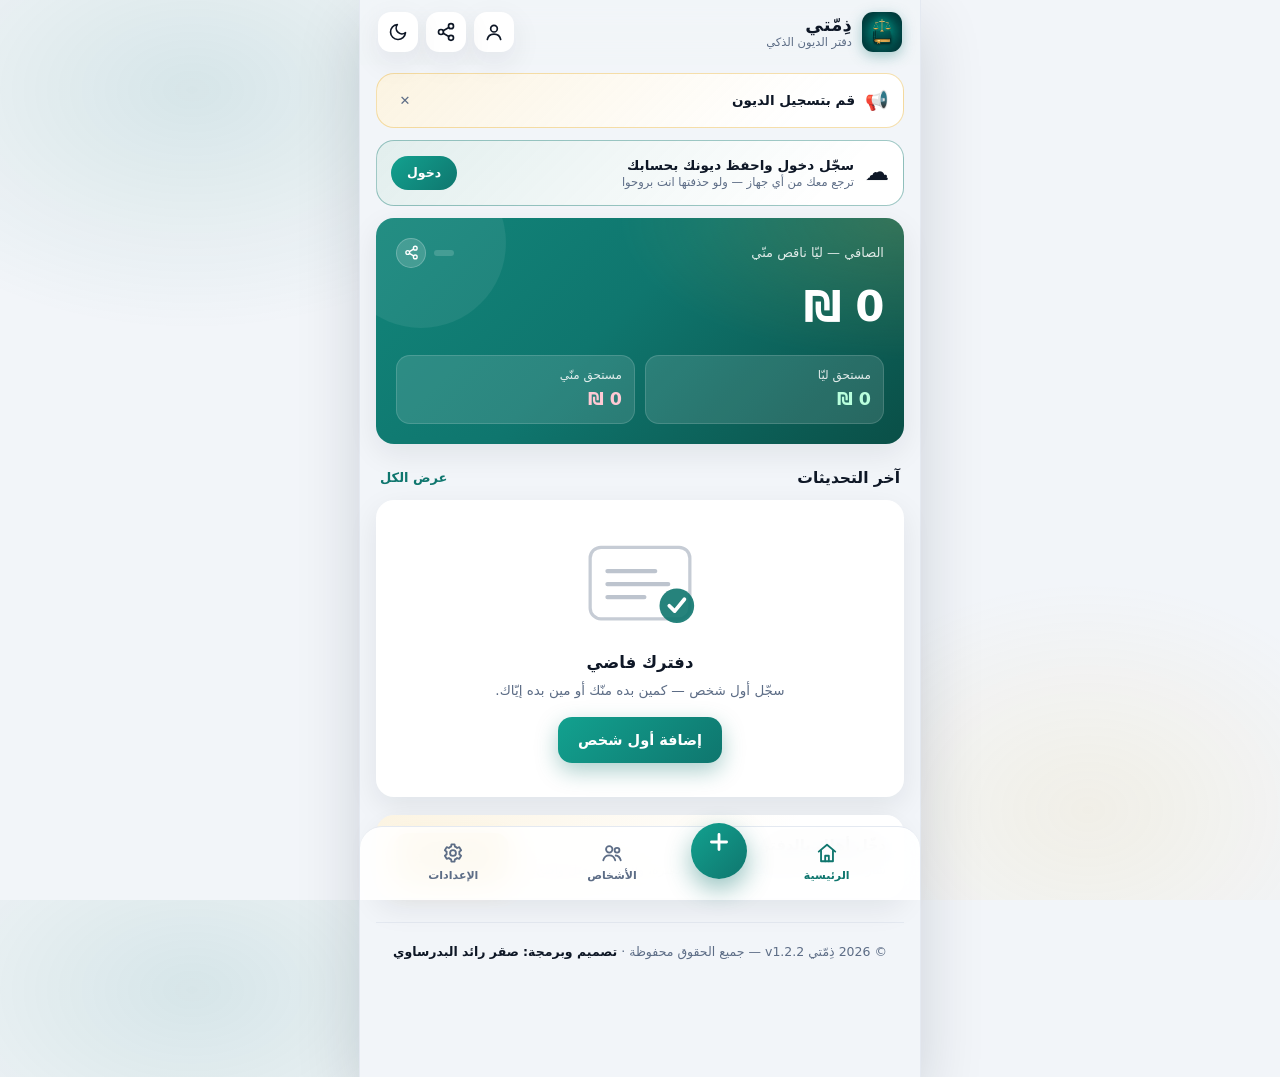
<file: index.html>
<!DOCTYPE html>
<html lang="ar" dir="rtl" data-theme="dark">
<head>
  <meta charset="utf-8">
  <meta name="viewport" content="width=device-width, initial-scale=1, viewport-fit=cover">
  <title>ذِمّتي — دفتر الديون الذكي</title>
  <meta name="description" content="ذِمّتي: دفتر الديون اللي ما بينسى. سجّل الديون بتصنيفاتها ومواعيدها، تزامن مع حسابك، واطلب بذمتك بلمسة عبر واتساب.">
  <meta name="theme-color" content="#0F766E">
  <meta property="og:title" content="ذِمّتي — دفتر الديون الذكي">
  <meta property="og:description" content="سجّل اللي عليك واللي ليك بتصنيف وموعد — وبياناتك ترجع معك من أي جهاز.">
  <meta property="og:type" content="website">
  <meta property="og:image" content="assets/icon-512.png">
  <link rel="manifest" href="manifest.json">
  <link rel="icon" type="image/svg+xml" href="assets/icon.svg">
  <link rel="apple-touch-icon" href="assets/icon-512.png">
  <link rel="stylesheet" href="css/style.css">
</head>
<body>
  <div class="app">

    <header class="topbar">
      <div class="brand">
        <img src="assets/icon-512.png" alt="" width="40" height="40">
        <div class="brand-text">
          <strong>ذِمّتي</strong>
          <small>دفتر الديون الذكي</small>
        </div>
      </div>
      <div class="top-actions">
        <button type="button" class="icon-btn" id="btnAccount" title="الحساب والمزامنة" aria-label="الحساب والمزامنة">
          <svg viewBox="0 0 24 24" width="20" height="20" fill="none" stroke="currentColor" stroke-width="2" stroke-linecap="round" stroke-linejoin="round"><circle cx="12" cy="8" r="4"/><path d="M4 21c.7-4 3.8-6.5 8-6.5s7.3 2.5 8 6.5"/></svg>
        </button>
        <button type="button" class="icon-btn js-share-app" title="شارك التطبيق" aria-label="شارك التطبيق">
          <svg viewBox="0 0 24 24" width="20" height="20" fill="none" stroke="currentColor" stroke-width="2" stroke-linecap="round" stroke-linejoin="round"><circle cx="18" cy="5" r="3"/><circle cx="6" cy="12" r="3"/><circle cx="18" cy="19" r="3"/><path d="M8.6 13.5l6.8 4M15.4 6.5l-6.8 4"/></svg>
        </button>
        <button type="button" class="icon-btn" id="btnTheme" title="تبديل المظهر" aria-label="تبديل المظهر">
          <svg id="iconMoon" viewBox="0 0 24 24" width="20" height="20" fill="none" stroke="currentColor" stroke-width="2" stroke-linecap="round" stroke-linejoin="round"><path d="M21 12.8A9 9 0 1111.2 3a7 7 0 009.8 9.8z"/></svg>
          <svg id="iconSun" class="hidden" viewBox="0 0 24 24" width="20" height="20" fill="none" stroke="currentColor" stroke-width="2" stroke-linecap="round" stroke-linejoin="round"><circle cx="12" cy="12" r="4"/><path d="M12 2v2m0 16v2M4.9 4.9l1.4 1.4m11.4 11.4l1.4 1.4M2 12h2m16 0h2M4.9 19.1l1.4-1.4M17.7 6.3l1.4-1.4"/></svg>
        </button>
      </div>
    </header>

    <main id="main">

      <!-- ======= الرئيسية ======= -->
      <section class="view" id="view-home">

        <div class="announce hidden" id="announceBar">
          <span class="ann-ic">📢</span>
          <span id="announceText"></span>
          <button type="button" class="install-x" id="announceClose" aria-label="إغلاق">✕</button>
        </div>

        <button type="button" class="login-banner hidden" id="loginBanner">
          <span class="ib-ic">☁️</span>
          <span class="ib-text">
            <b>سجّل دخول واحفظ ديونك بحسابك</b>
            <small>ترجع معك من أي جهاز — ولو حذفتها انت بروحوا</small>
          </span>
          <span class="lb-go">دخول</span>
        </button>

        <div class="install-banner hidden" id="installBanner">
          <span class="ib-ic">📲</span>
          <div class="ib-text">
            <b>ثبّت ذِمّتي على جهازك</b>
            <small>يفتح أسرع · يشتغل بدون إنترنت</small>
          </div>
          <button type="button" class="btn btn-primary btn-sm" id="btnInstall">تثبيت</button>
          <button type="button" class="install-x" id="btnInstallClose" aria-label="إغلاق">✕</button>
        </div>

        <div class="hero card">
          <div class="hero-top">
            <span class="hero-label">الصافي — ليّا ناقص منّي</span>
            <span class="hero-right">
              <span class="hero-count" id="peopleCount"></span>
              <button type="button" class="hero-ic" id="btnShareSummary" title="شارك ملخّص ذمّتك" aria-label="شارك ملخص ذمتك">
                <svg viewBox="0 0 24 24" width="15" height="15" fill="none" stroke="currentColor" stroke-width="2.2" stroke-linecap="round" stroke-linejoin="round"><circle cx="18" cy="5" r="3"/><circle cx="6" cy="12" r="3"/><circle cx="18" cy="19" r="3"/><path d="M8.6 13.5l6.8 4M15.4 6.5l-6.8 4"/></svg>
              </button>
            </span>
          </div>
          <div class="hero-amount" id="statNet">0 ₪</div>
          <div class="hero-grid">
            <div class="hstat pos">
              <span>مستحق ليّا</span>
              <b id="statCredit">0 ₪</b>
            </div>
            <div class="hstat neg">
              <span>مستحق منّي</span>
              <b id="statDebt">0 ₪</b>
            </div>
          </div>
        </div>

        <button type="button" class="overdue-strip hidden" id="overdueStrip">
          <span class="od-ic">⏰</span>
          <span class="od-main">
            <b id="overdueCount">0</b>
            <small id="overdueNames"></small>
          </span>
          <span class="od-go">عرض</span>
        </button>

        <div class="section-head">
          <h2>آخر التحديثات</h2>
          <button type="button" class="link-btn" data-goto="people">عرض الكل</button>
        </div>
        <div id="homeList" class="list"></div>
        <div id="homeEmpty" class="empty hidden">
          <svg viewBox="0 0 120 90" width="130" height="98" aria-hidden="true">
            <rect x="14" y="12" width="92" height="66" rx="10" fill="none" stroke="currentColor" stroke-width="3" opacity=".35"/>
            <path d="M30 34h44M30 46h56M30 58h34" stroke="currentColor" stroke-width="4" stroke-linecap="round" opacity=".4"/>
            <circle cx="94" cy="66" r="16" fill="var(--brand)" opacity=".9"/>
            <path d="M87 66l5 5 9-11" stroke="#fff" stroke-width="3.4" fill="none" stroke-linecap="round" stroke-linejoin="round"/>
          </svg>
          <h3>دفترك فاضي</h3>
          <p>سجّل أول شخص — كمين بده منّك أو مين بده إيّاك.</p>
          <button type="button" class="btn btn-primary" id="btnFirstAdd">إضافة أول شخص</button>
        </div>

        <div class="card promo">
          <div class="promo-text">
            <b>دخّل أهلك بالدفتر</b>
            <p>شارك «ذِمّتي» مع أصحابك — كل واحد دفتره، والحساب يضل واضح.</p>
          </div>
          <button type="button" class="btn btn-gold js-share-app">شارك الآن</button>
        </div>
      </section>

      <!-- ======= الأشخاص ======= -->
      <section class="view hidden" id="view-people">
        <div class="search-wrap">
          <svg viewBox="0 0 24 24" width="18" height="18" fill="none" stroke="currentColor" stroke-width="2" stroke-linecap="round"><circle cx="11" cy="11" r="7"/><path d="M20 20l-3.5-3.5"/></svg>
          <input id="search" type="search" class="input search" placeholder="دوّر باسم الشخص..." autocomplete="off">
        </div>
        <div class="chips" id="filters">
          <button type="button" class="chip active" data-filter="all">الكل</button>
          <button type="button" class="chip" data-filter="credit">ليّا عليهم</button>
          <button type="button" class="chip" data-filter="debit">عليّ لهم</button>
          <button type="button" class="chip" data-filter="overdue">⏰ متأخرات</button>
          <button type="button" class="chip" data-filter="settled">مسدّد</button>
        </div>
        <div class="chips cat-filter hidden" id="catFilter"></div>
        <div id="peopleList" class="list"></div>
        <div id="peopleEmpty" class="empty hidden">
          <p>ما لقينا حدا بهذا الوصف.</p>
        </div>
      </section>

      <!-- ======= الإعدادات ======= -->
      <section class="view hidden" id="view-settings">
        <div class="set-group">
          <h3>المظهر</h3>
          <div class="set-row">
            <div class="seg" id="themeSeg">
              <button type="button" class="seg-btn" data-tv="auto">تلقائي</button>
              <button type="button" class="seg-btn" data-tv="light">فاتح</button>
              <button type="button" class="seg-btn" data-tv="dark">داكن</button>
            </div>
          </div>
        </div>

        <div class="set-group">
          <h3>العملة</h3>
          <div class="set-row">
            <select id="currencySel" class="input select" aria-label="العملة"></select>
          </div>
        </div>

        <div class="set-group" id="accountBox">
          <h3>الحساب والمزامنة السحابية</h3>
          <div id="accountLoggedOut">
            <button type="button" class="set-item" id="btnOpenLogin">
              <span>🔑 تسجيل الدخول</span><small>ديونك ترجع من أي جهاز</small>
            </button>
            <div class="set-hint">بدون دخول بيشتغل كلشي محليًا — الدخول بيزامن نسختك على جيت هوب.</div>
          </div>
          <div id="accountLoggedIn" hidden>
            <div class="set-item">
              <span>👤 <b id="accountLogin">@—</b></span><small id="syncInfo">—</small>
            </div>
            <button type="button" class="set-item" id="btnLogout">
              <span>🚪 تسجيل الخروج</span><small>البيانات تضل بحسابك</small>
            </button>
          </div>
        </div>

        <div class="set-group">
          <h3>التصنيفات (البيت، الدكان، …)</h3>
          <div class="set-row"><div id="catManage" class="cat-manage"></div></div>
          <div class="set-row cat-add-row">
            <input id="newCatName" class="input" type="text" placeholder="تصنيف جديد..." maxlength="30" autocomplete="off">
            <button type="button" class="btn btn-primary btn-sm" id="btnAddCat">إضافة</button>
          </div>
        </div>

        <div class="set-group">
          <h3>اسمك في الرسائل والروابط</h3>
          <div class="set-row">
            <input id="myName" class="input" type="text" placeholder="مثلاً: أحمد — يوقّع رسايلك وروابط الطلب" maxlength="40" autocomplete="name">
          </div>
        </div>

        <div class="set-group">
          <h3>البيانات</h3>
          <button type="button" class="set-item" id="btnNotify">
            <span>🔔 تنبيهات المتصفح</span><small>—</small>
          </button>
          <button type="button" class="set-item" id="btnExport">
            <span>⬇︎ تصدير نسخة احتياطية</span><small>ملف JSON</small>
          </button>
          <button type="button" class="set-item" id="btnImport">
            <span>⬆︎ استيراد نسخة</span><small>استبدال البيانات</small>
          </button>
          <input type="file" id="fileImport" accept="application/json,.json" hidden>
          <button type="button" class="set-item" id="btnSample">
            <span>✨ بيانات تجريبية</span><small>جرّب الدفتر فورًا</small>
          </button>
          <button type="button" class="set-item danger" id="btnClear">
            <span>🗑 تفريغ كل البيانات</span><small>حذف نهائي</small>
          </button>
        </div>

        <div class="set-group">
          <h3>المشاركة</h3>
          <button type="button" class="set-item js-share-app">
            <span>📤 مشاركة التطبيق</span><small>رسالة + بطاقة</small>
          </button>
        </div>

        <div class="privacy card">
          <b>🔒 الخصوصية أولًا</b>
          <p>بياناتك محليًا بجهازك افتراضيًا. لو سجّلت دخول، بتنسخ سرّيًا بحساب جيت هوب الخاص فيك — بلا سيرفراتنا، وبلا تتبع. لو مسحت محليًا بدون دخول، بيروحوا، فلا تنسى التصدير.</p>
        </div>
      </section>

      <footer class="site-footer">
        © 2026 ذِمّتي v1.2.2 — جميع الحقوق محفوظة · <b>تصميم وبرمجة: صقر رائد البدرساوي</b>
      </footer>

    </main>

    <nav class="tabbar" aria-label="التنقل">
      <button type="button" class="tab active" data-view="home">
        <svg viewBox="0 0 24 24" width="22" height="22" fill="none" stroke="currentColor" stroke-width="2" stroke-linecap="round" stroke-linejoin="round"><path d="M3 10.5L12 3l9 7.5"/><path d="M5.5 9.5V21h13V9.5"/><path d="M10 21v-6h4v6"/></svg>
        <span>الرئيسية</span>
      </button>
      <button type="button" class="tab tab-add" id="btnAdd" aria-label="إضافة">
        <svg viewBox="0 0 24 24" width="26" height="26" fill="none" stroke="currentColor" stroke-width="2.6" stroke-linecap="round"><path d="M12 5v14M5 12h14"/></svg>
      </button>
      <button type="button" class="tab" data-view="people">
        <svg viewBox="0 0 24 24" width="22" height="22" fill="none" stroke="currentColor" stroke-width="2" stroke-linecap="round" stroke-linejoin="round"><circle cx="9" cy="8" r="3.5"/><path d="M2.5 20c.8-3.4 3.4-5.5 6.5-5.5s5.7 2.1 6.5 5.5"/><circle cx="17.5" cy="9" r="2.6"/><path d="M16 14.7c2.7.2 4.7 2.2 5.5 5.3"/></svg>
        <span>الأشخاص</span>
      </button>
      <button type="button" class="tab" data-view="settings">
        <svg viewBox="0 0 24 24" width="22" height="22" fill="none" stroke="currentColor" stroke-width="2" stroke-linecap="round" stroke-linejoin="round"><circle cx="12" cy="12" r="3.2"/><path d="M19 12a7 7 0 00-.14-1.4l2-1.56-2-3.46-2.35.95A7 7 0 0014.1 5.1L13.7 2.6h-3.4l-.4 2.5a7 7 0 00-2.4 1.43l-2.36-.95-2 3.46 2 1.56A7 7 0 005 12c0 .48.05.94.14 1.4l-2 1.56 2 3.46 2.35-.95a7 7 0 002.4 1.43l.4 2.5h3.4l.4-2.5a7 7 0 002.4-1.43l2.35.95 2-3.46-2-1.56c.1-.46.14-.92.14-1.4z"/></svg>
        <span>الإعدادات</span>
      </button>
    </nav>
  </div>

  <!-- ===== طبقات ===== -->
  <div class="backdrop" id="backdrop" hidden></div>

  <!-- طلب ذمّة -->
  <div class="sheet" id="sheetInvite" hidden role="dialog" aria-modal="true">
    <div class="sheet-grip"></div>
    <div class="invite-box">
      <div class="invite-ic">🤝</div>
      <h3>طلب ذمّة جديد</h3>
      <p id="inviteMsg"></p>
      <div class="invite-sum" id="inviteSum"></div>
      <button type="button" class="btn btn-primary btn-block" id="btnInviteAccept">سجّل في دفترك</button>
      <button type="button" class="btn btn-ghost btn-block" id="btnInviteLater">افتحني الدفتر عادي</button>
    </div>
  </div>

  <!-- الحساب / تسجيل الدخول -->
  <div class="sheet" id="sheetLogin" hidden role="dialog" aria-modal="true">
    <div class="sheet-grip"></div>
    <div class="login-box">
      <div id="loginView">
        <div class="invite-ic">🔑</div>
        <h3>تسجيل الدخول والمزامنة</h3>
        <p class="login-sub">ادخل بحساب جيت هوب (GitHub) — ديونك كلها بتنحفظ عليه وترجع معك من أي جهاز، إلا إذا حذفتها بنفسك.</p>
        <div id="googleLogin" hidden>
          <button type="button" class="btn btn-block" id="btnGoogle" style="background:#fff;color:#1a1a1a;font-weight:700;border:none">
            <svg width="17" height="17" viewBox="0 0 48 48" style="vertical-align:-3px" aria-hidden="true"><path fill="#EA4335" d="M24 9.5c3.54 0 6.71 1.22 9.21 3.6l6.85-6.85C35.9 2.38 30.47 0 24 0 14.62 0 6.51 5.38 2.56 13.22l7.98 6.19C12.43 13.72 17.74 9.5 24 9.5z"/><path fill="#4285F4" d="M46.98 24.55c0-1.57-.15-3.09-.38-4.55H24v9.02h12.94c-.58 2.96-2.26 5.48-4.78 7.18l7.73 6c4.51-4.18 7.09-10.36 7.09-17.65z"/><path fill="#FBBC05" d="M10.53 28.59c-.48-1.45-.76-2.99-.76-4.59s.27-3.14.76-4.59l-7.98-6.19C.92 16.46 0 20.12 0 24c0 3.88.92 7.54 2.56 10.78l7.97-6.19z"/><path fill="#34A853" d="M24 48c6.48 0 11.93-2.13 15.89-5.81l-7.73-6c-2.15 1.45-4.92 2.3-8.16 2.3-6.26 0-11.57-4.22-13.47-9.91l-7.98 6.19C6.51 42.62 14.62 48 24 48z"/></svg>
            دخول بحساب جوجل
          </button>
          <p class="login-note" style="text-align:center;margin:8px 0 4px">نسخك بتنحفظ على <b>جوجل درايف</b> — بلا أي توكنات</p>
          <div style="display:flex;align-items:center;gap:10px;margin:12px 0;opacity:.5"><span style="flex:1;height:1px;background:currentColor"></span><span class="small">أو</span><span style="flex:1;height:1px;background:currentColor"></span></div>
        </div>
        <div class="field">
          <label for="loginToken">توكن GitHub (نطاقه gist فقط)</label>
          <input id="loginToken" class="input" type="password" placeholder="ghp_..." autocomplete="off" spellcheck="false">
        </div>
        <button type="button" class="btn btn-primary btn-block" id="btnLogin">دخول ومزامنة</button>
        <details class="login-help">
          <summary>كيف أنشئ التوكن؟ (30 ثانية)</summary>
          <ol>
            <li>افتح <b>github.com/settings/tokens</b></li>
            <li>Generate new token (classic) — مدة 30 يوم</li>
            <li>علّم الصلاحية <b>gist</b> فقط ✅</li>
            <li>Generate → انسخه وارجع لهون</li>
          </ol>
          <p class="login-note">التوكن بينحفظ بجهازك فقط ولا بينبعث لأي سيرفر غير جيت هوب. تقدر تشيله بأي وقت.</p>
        </details>
        <button type="button" class="btn btn-ghost btn-block" data-close>إلغاء</button>
      </div>

      <div id="acctView" hidden>
        <div class="invite-ic">👤</div>
        <h3>حسابك</h3>
        <p class="login-sub">
          <b id="acctName" style="color:var(--brand);font-size:17px">@—</b><br>
          <span id="acctSync">—</span>
        </p>
        <button type="button" class="btn btn-primary btn-block" id="btnSyncNow" style="margin-bottom:10px">🔄 مزامنة الآن</button>
        <button type="button" class="btn btn-ghost btn-block" id="btnLogoutAcct">تسجيل الخروج</button>
        <button type="button" class="btn btn-ghost btn-block" data-close style="margin-top:10px">إغلاق</button>
      </div>
    </div>
  </div>

  <!-- إضافة/تعديل شخص -->
  <div class="sheet" id="sheetPerson" hidden role="dialog" aria-modal="true">
    <div class="sheet-grip"></div>
    <form id="formPerson" novalidate>
      <h3 id="personFormTitle">إضافة شخص</h3>
      <div class="field">
        <label for="pName">الاسم</label>
        <input id="pName" class="input" type="text" placeholder="مثلاً: سامي" autocomplete="off" maxlength="60" required>
      </div>
      <div class="field" id="amountField">
        <label>الجهة</label>
        <div class="seg full" id="pDir">
          <button type="button" class="seg-btn active" data-dir="credit">ليّا عليه 💚</button>
          <button type="button" class="seg-btn" data-dir="debit">أنا عليه ❤️</button>
        </div>
      </div>
      <div class="field" id="amountField2">
        <label for="pAmount">المبلغ</label>
        <input id="pAmount" class="input" type="text" inputmode="decimal" placeholder="0" autocomplete="off">
      </div>
      <div class="field">
        <label>التصنيف <span class="opt">(اختياري)</span></label>
        <div class="cat-picker" id="catChips"></div>
        <div id="quickCatRow" class="quick-cat" hidden>
          <input id="quickCatName" class="input" type="text" placeholder="اسم تصنيف جديد..." maxlength="30" autocomplete="off">
        </div>
      </div>
      <div class="field">
        <label for="pDue">موعد الاستحقاق <span class="opt">(اختياري)</span></label>
        <input id="pDue" class="input" type="date">
      </div>
      <div class="field">
        <label for="pNote">ملاحظة (اختياري)</label>
        <input id="pNote" class="input" type="text" placeholder="مثلاً: قرض عرس" maxlength="80" autocomplete="off">
      </div>
      <button class="btn btn-primary btn-block" type="submit">حفظ</button>
    </form>
  </div>

  <!-- تفاصيل شخص -->
  <div class="sheet" id="sheetDetail" hidden role="dialog" aria-modal="true">
    <div class="sheet-grip"></div>
    <div id="detailBody"></div>
  </div>

  <!-- مبلغ -->
  <div class="sheet" id="sheetPay" hidden role="dialog" aria-modal="true">
    <div class="sheet-grip"></div>
    <form id="formPay" novalidate>
      <h3 id="payTitle">تسجيل دفعة</h3>
      <p class="pay-remain" id="payRemain"></p>
      <div class="field" id="payDirField" hidden>
        <label>جهة الدين</label>
        <div class="seg full" id="payDir">
          <button type="button" class="seg-btn active" data-dir="credit">ليّا عليه</button>
          <button type="button" class="seg-btn" data-dir="debit">أنا عليه</button>
        </div>
      </div>
      <div class="field">
        <label for="payAmount">المبلغ</label>
        <input id="payAmount" class="input" type="text" inputmode="decimal" placeholder="0" autocomplete="off" required>
      </div>
      <div class="field" id="payNoteField">
        <label for="payNote">ملاحظة الدفعة <span class="opt">(اختياري)</span></label>
        <input id="payNote" class="input" type="text" placeholder="مثلاً: دفع نقدًا" maxlength="60" autocomplete="off">
      </div>
      <button class="btn btn-primary btn-block" type="submit">تأكيد</button>
    </form>
  </div>

  <!-- الموعد -->
  <div class="sheet" id="sheetDue" hidden role="dialog" aria-modal="true">
    <div class="sheet-grip"></div>
    <form id="formDue" novalidate>
      <h3>📅 موعد الاستحقاق</h3>
      <div class="field">
        <label for="dueDate">ينتهي الدين عند هذا التاريخ</label>
        <input id="dueDate" class="input" type="date">
      </div>
      <button class="btn btn-primary btn-block" type="submit">حفظ الموعد</button>
      <button type="button" class="btn btn-ghost btn-block" id="dueClear" hidden>حذف الموعد</button>
      <button type="button" class="btn btn-ghost btn-block" data-close>إلغاء</button>
    </form>
  </div>

  <!-- مشاركة -->
  <div class="sheet" id="sheetShare" hidden role="dialog" aria-modal="true">
    <div class="sheet-grip"></div>
    <div class="share-box">
      <h3 id="shareTitle">مشاركة</h3>
      <p class="share-preview" id="sharePreview"></p>
      <div class="share-actions">
        <button type="button" class="share-btn wa" id="shWhats">
          <span class="s-ic">💬</span>
          <span><b>واتساب</b><small>ابعتها مباشرة</small></span>
        </button>
        <button type="button" class="share-btn card" id="shCard">
          <span class="s-ic">🎴</span>
          <span><b>بطاقة مشاركة</b><small>صورة جاهزة للنشر</small></span>
        </button>
        <button type="button" class="share-btn copy" id="shCopy">
          <span class="s-ic">📋</span>
          <span><b>نسخ النص</b><small>لصق بأي مكان</small></span>
        </button>
        <button type="button" class="share-btn link hidden" id="shLink">
          <span class="s-ic">🔗</span>
          <span><b>رابط طلب مباشر</b><small>ينسخ رابط الطلب الموجّه باسمه ومبلغه</small></span>
        </button>
        <button type="button" class="share-btn native hidden" id="shNative">
          <span class="s-ic">📲</span>
          <span><b>مشاركة النظام</b><small>أي تطبيق على جهازك</small></span>
        </button>
      </div>
      <button type="button" class="btn btn-ghost btn-block" data-close>إغلاق</button>
    </div>
  </div>

  <!-- تأكيد -->
  <div class="modal" id="modalConfirm" hidden role="dialog" aria-modal="true">
    <div class="modal-card">
      <p id="confirmMsg">متأكد؟</p>
      <div class="modal-actions">
        <button type="button" class="btn btn-ghost" id="confirmNo">إلغاء</button>
        <button type="button" class="btn btn-danger" id="confirmYes">نعم، متأكد</button>
      </div>
    </div>
  </div>

  <div id="toasts" class="toasts" aria-live="polite"></div>

  <noscript><p style="text-align:center;padding:20px">هذا التطبيق يحتاج تفعيل JavaScript.</p></noscript>
  <script src="js/app.js"></script>
</body>
</html>
</file>
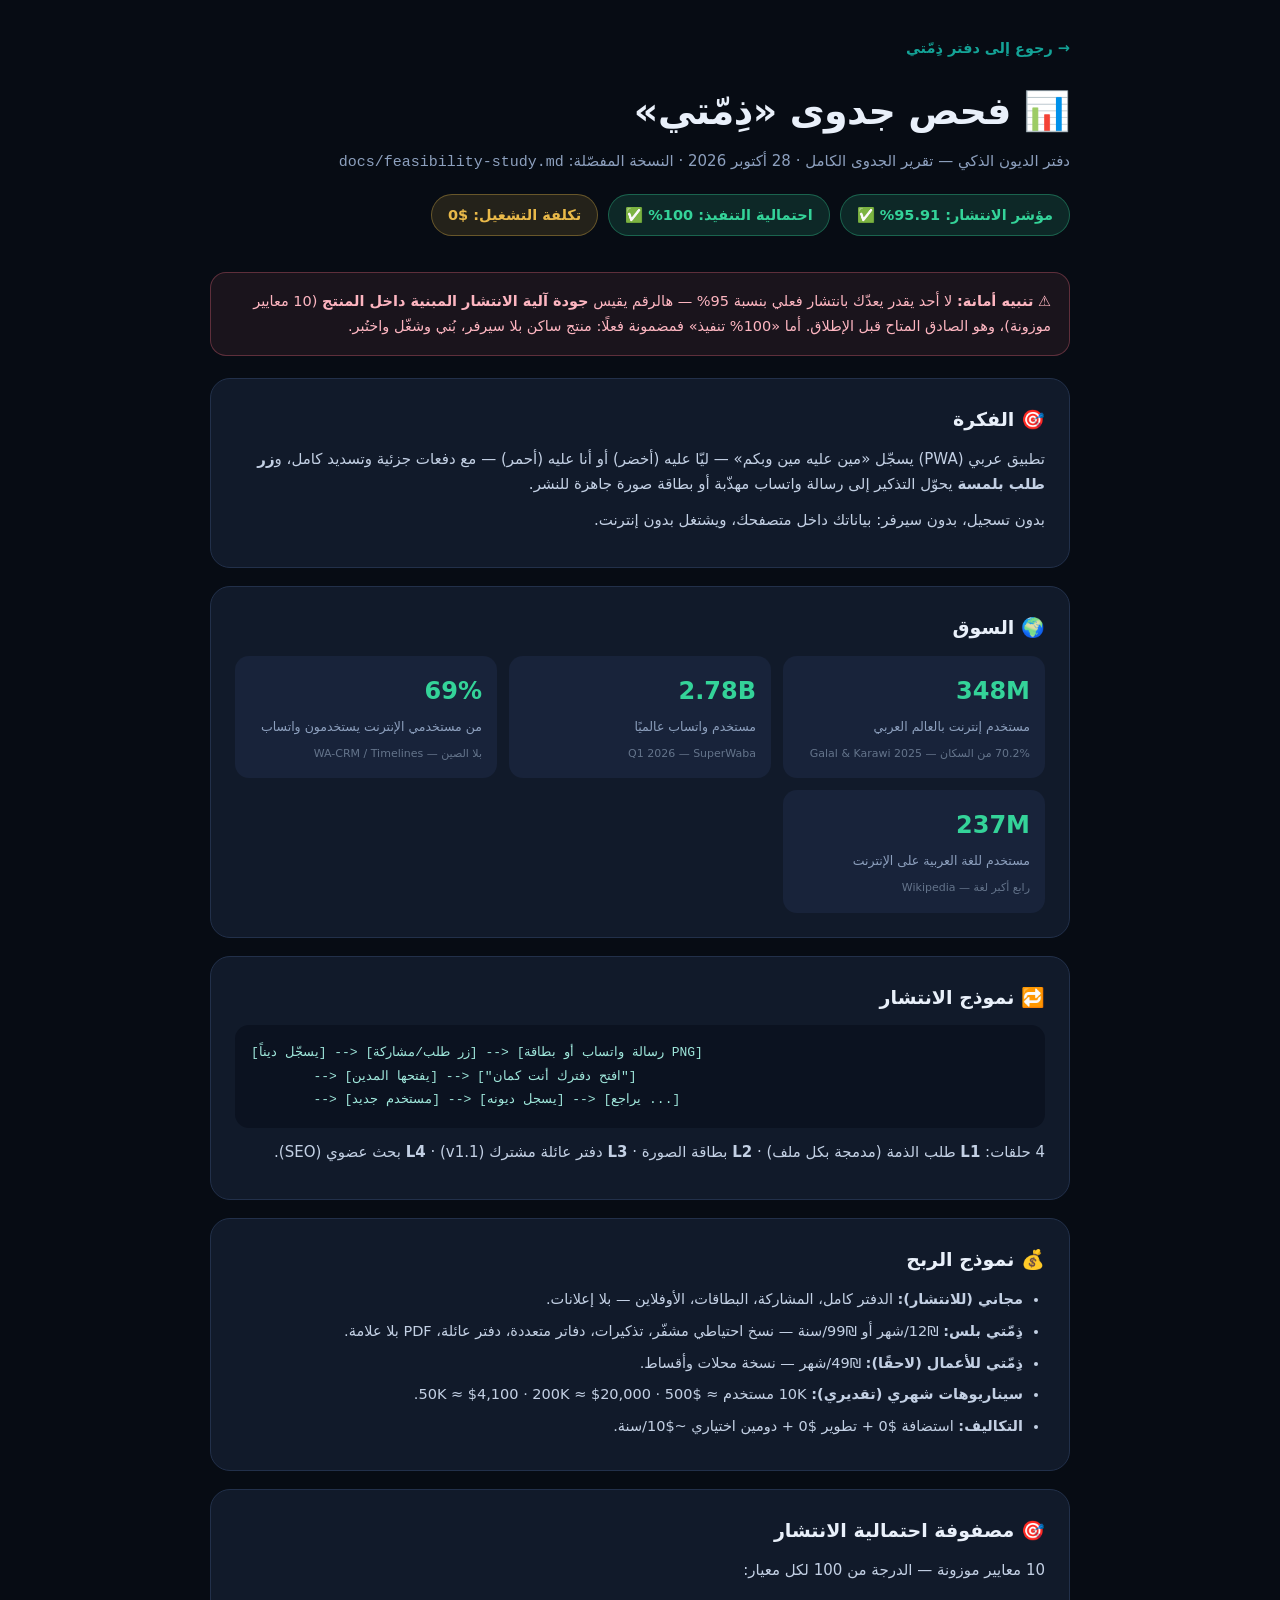
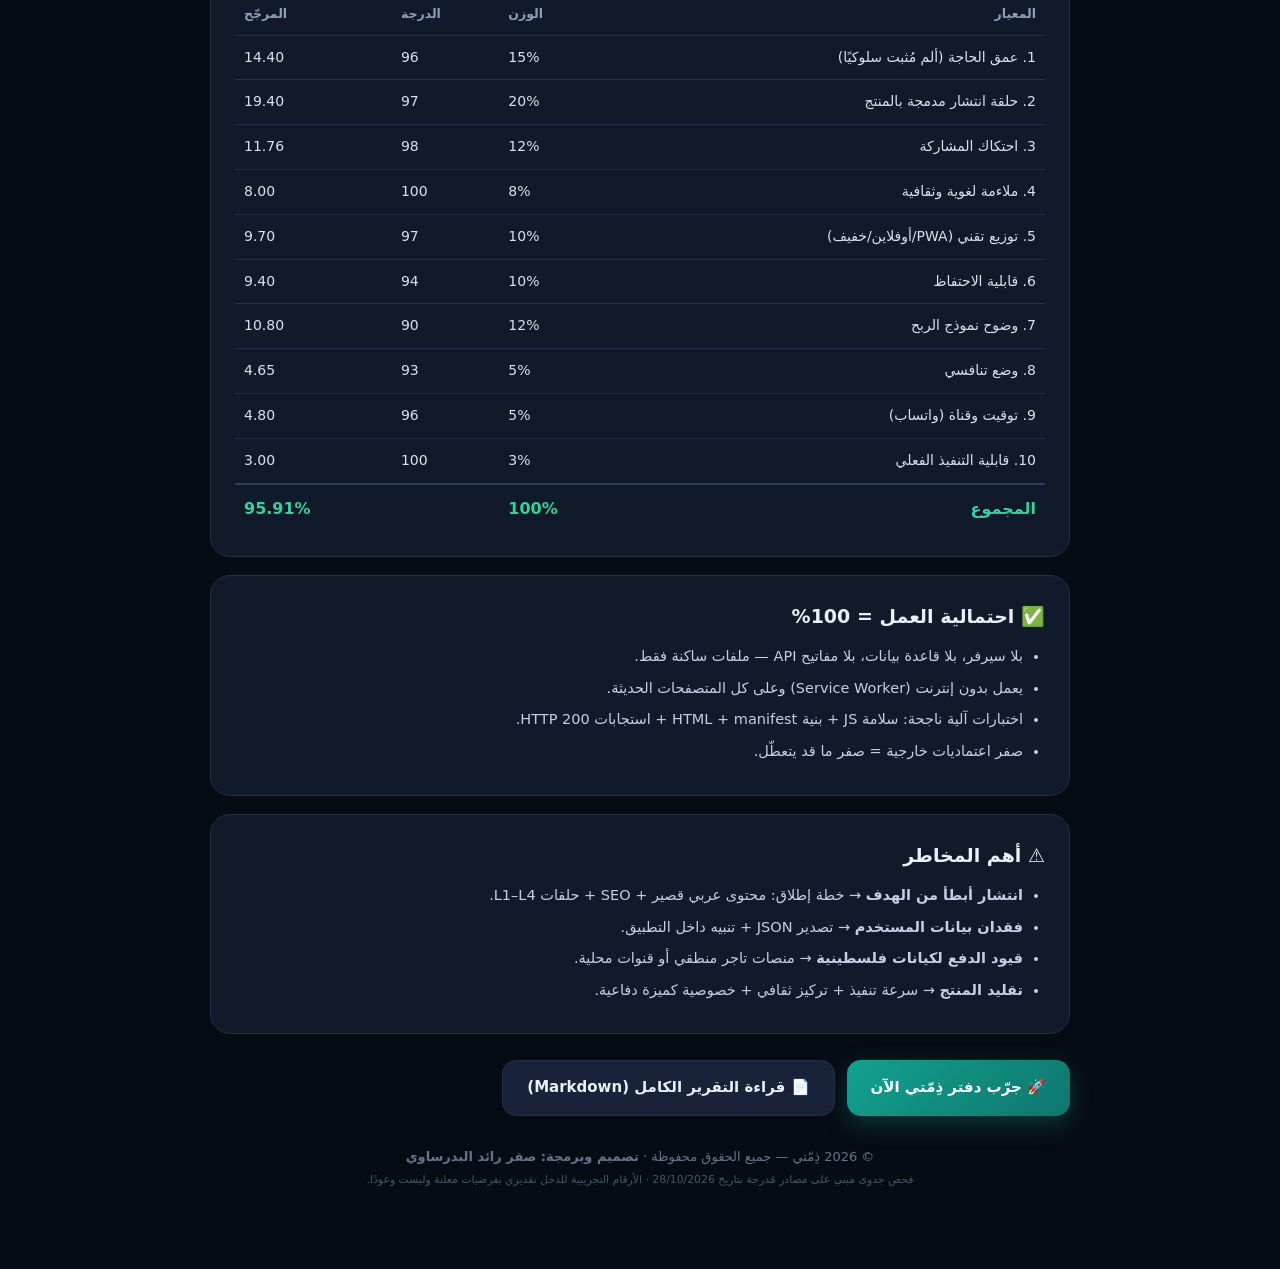
<file: jadwa.html>
<!DOCTYPE html>
<html lang="ar" dir="rtl" data-theme="dark">
<head>
  <meta charset="utf-8">
  <meta name="viewport" content="width=device-width, initial-scale=1">
  <title>فحص الجدوى — ذِمّتي</title>
  <meta name="robots" content="noindex, nofollow">
  <meta name="description" content="فحص جدوى تطبيق ذِمّتي: مصفوفة احتمالية الانتشار 95.9% واحتمالية التنفيذ 100%.">
  <meta name="theme-color" content="#0F766E">
  <link rel="icon" type="image/svg+xml" href="assets/icon.svg">
  <style>
    * { box-sizing: border-box; margin: 0; padding: 0; }
    :root { color-scheme: dark; }
    body {
      font-family: "Segoe UI", "Noto Sans Arabic", Tahoma, system-ui, sans-serif;
      background: #070C14; color: #E9F0FA; line-height: 1.7;
      padding: 0 18px 80px;
    }
    .wrap { max-width: 860px; margin: 0 auto; }
    header { padding: 34px 0 10px; }
    .back { color: #14A397; font-weight: 800; text-decoration: none; font-size: 14.5px; display: inline-block; margin-bottom: 18px; }
    h1 { font-size: clamp(26px, 6vw, 38px); font-weight: 900; letter-spacing: -.5px; }
    .sub { color: #8DA0BE; margin-top: 6px; font-size: 15px; }
    .badges { display: flex; gap: 10px; flex-wrap: wrap; margin: 18px 0 4px; }
    .badge { padding: 8px 16px; border-radius: 999px; font-weight: 900; font-size: 14.5px; }
    .badge.g { background: rgba(52,211,153,.14); color: #34D399; border: 1px solid rgba(52,211,153,.35); }
    .badge.y { background: rgba(233,185,73,.13); color: #E9B949; border: 1px solid rgba(233,185,73,.35); }
    .notice {
      background: rgba(251,113,133,.08); border: 1px solid rgba(251,113,133,.3);
      border-radius: 16px; padding: 16px 18px; margin: 22px 0; font-size: 14.5px; color: #FDB5C0;
    }
    section { background: #111A2A; border: 1px solid #22304A; border-radius: 20px; padding: 24px; margin-top: 18px; }
    h2 { font-size: 19px; font-weight: 900; margin-bottom: 12px; display: flex; align-items: center; gap: 9px; }
    p { color: #C3D0E4; font-size: 15px; margin-bottom: 10px; }
    .grid { display: grid; grid-template-columns: repeat(auto-fit, minmax(200px, 1fr)); gap: 12px; margin-top: 12px; }
    .stat { background: #18233A; border-radius: 14px; padding: 15px; }
    .stat b { display: block; font-size: 24px; font-weight: 900; color: #34D399; font-variant-numeric: tabular-nums; }
    .stat span { font-size: 12.5px; color: #8DA0BE; }
    .stat small { display: block; font-size: 11px; color: #64748B; margin-top: 6px; }
    table { width: 100%; border-collapse: collapse; font-size: 14px; margin-top: 8px; }
    th, td { padding: 10px 9px; text-align: right; border-bottom: 1px solid #22304A; }
    th { color: #8DA0BE; font-size: 12.5px; font-weight: 800; }
    td { color: #D7E1F0; }
    td.num, th.num { text-align: left; font-variant-numeric: tabular-nums; white-space: nowrap; }
    tr.total td { font-weight: 900; color: #34D399; font-size: 16px; border-bottom: 0; border-top: 2px solid #2E405F; }
    .loop { background: #0B1220; border-radius: 14px; padding: 16px; font-family: ui-monospace, "Courier New", monospace; font-size: 13px; color: #9FE7DB; direction: ltr; text-align: left; overflow-x: auto; white-space: pre; line-height: 1.8; margin-top: 10px; }
    ul { padding-inline-start: 22px; color: #C3D0E4; font-size: 14.5px; }
    li { margin-bottom: 7px; }
    .cta { display: flex; gap: 12px; flex-wrap: wrap; margin-top: 26px; }
    .btn { display: inline-flex; align-items: center; gap: 8px; padding: 14px 24px; border-radius: 14px; font-weight: 900; font-size: 15px; text-decoration: none; transition: transform .15s; }
    .btn:active { transform: scale(.96); }
    .btn-p { background: linear-gradient(135deg, #12A18F, #0F766E); color: #fff; box-shadow: 0 8px 22px rgba(15,118,110,.4); }
    .btn-g { background: #18233A; color: #E9F0FA; border: 1px solid #22304A; }
    footer { text-align: center; color: #64748B; font-size: 13px; margin-top: 30px; }
    a.inline { color: #14A397; }
    @media (max-width: 560px) { table { font-size: 12.5px; } th, td { padding: 8px 5px; } }
  </style>
</head>
<body>
  <div class="wrap">
    <header>
      <a class="back" href="./">→ رجوع إلى دفتر ذِمّتي</a>
      <h1>📊 فحص جدوى «ذِمّتي»</h1>
      <p class="sub">دفتر الديون الذكي — تقرير الجدوى الكامل · 28 أكتوبر 2026 · النسخة المفصّلة: <code>docs/feasibility-study.md</code></p>
      <div class="badges">
        <span class="badge g">مؤشر الانتشار: 95.91% ✅</span>
        <span class="badge g">احتمالية التنفيذ: 100% ✅</span>
        <span class="badge y">تكلفة التشغيل: $0</span>
      </div>
    </header>

    <div class="notice">
      ⚠️ <b>تنبيه أمانة:</b> لا أحد يقدر يعدّك بانتشار فعلي بنسبة 95% — هالرقم يقيس <b>جودة آلية الانتشار المبنية داخل المنتج</b> (10 معايير موزونة)، وهو الصادق المتاح قبل الإطلاق. أما «100% تنفيذ» فمضمونة فعلًا: منتج ساكن بلا سيرفر، بُني وشغّل واختُبر.
    </div>

    <section>
      <h2>🎯 الفكرة</h2>
      <p>تطبيق عربي (PWA) يسجّل «مين عليه مين وبكم» — ليّا عليه (أخضر) أو أنا عليه (أحمر) — مع دفعات جزئية وتسديد كامل، و<b>زر طلب بلمسة</b> يحوّل التذكير إلى رسالة واتساب مهذّبة أو بطاقة صورة جاهزة للنشر.</p>
      <p>بدون تسجيل، بدون سيرفر: بياناتك داخل متصفحك، ويشتغل بدون إنترنت.</p>
    </section>

    <section>
      <h2>🌍 السوق</h2>
      <div class="grid">
        <div class="stat"><b>348M</b><span>مستخدم إنترنت بالعالم العربي</span><small>70.2% من السكان — Galal &amp; Karawi 2025</small></div>
        <div class="stat"><b>2.78B</b><span>مستخدم واتساب عالميًا</span><small>Q1 2026 — SuperWaba</small></div>
        <div class="stat"><b>69%</b><span>من مستخدمي الإنترنت يستخدمون واتساب</span><small>بلا الصين — WA-CRM / Timelines</small></div>
        <div class="stat"><b>237M</b><span>مستخدم للغة العربية على الإنترنت</span><small>رابع أكبر لغة — Wikipedia</small></div>
      </div>
    </section>

    <section>
      <h2>🔁 نموذج الانتشار</h2>
      <div class="loop">[يسجّل ديناً] --> [زر طلب/مشاركة] --> [رسالة واتساب أو بطاقة PNG]
        --> [يفتحها المدين] --> ["افتح دفترك أنت كمان"]
        --> [مستخدم جديد] --> [يسجل ديونه] --> [يراجع ...]</div>
      <p style="margin-top:12px">4 حلقات: <b>L1</b> طلب الذمة (مدمجة بكل ملف) · <b>L2</b> بطاقة الصورة · <b>L3</b> دفتر عائلة مشترك (v1.1) · <b>L4</b> بحث عضوي (SEO).</p>
    </section>

    <section>
      <h2>💰 نموذج الربح</h2>
      <ul>
        <li><b>مجاني (للانتشار):</b> الدفتر كامل، المشاركة، البطاقات، الأوفلاين — بلا إعلانات.</li>
        <li><b>ذِمّتي بلس:</b> ₪12/شهر أو ₪99/سنة — نسخ احتياطي مشفّر، تذكيرات، دفاتر متعددة، دفتر عائلة، PDF بلا علامة.</li>
        <li><b>ذِمّتي للأعمال (لاحقًا):</b> ₪49/شهر — نسخة محلات وأقساط.</li>
        <li><b>سيناريوهات شهري (تقديري):</b> 10K مستخدم ≈ $500 · 50K ≈ $4,100 · 200K ≈ $20,000.</li>
        <li><b>التكاليف:</b> استضافة $0 + تطوير $0 + دومين اختياري ~$10/سنة.</li>
      </ul>
    </section>

    <section>
      <h2>🎯 مصفوفة احتمالية الانتشار</h2>
      <p>10 معايير موزونة — الدرجة من 100 لكل معيار:</p>
      <table>
        <thead>
          <tr><th>المعيار</th><th class="num">الوزن</th><th class="num">الدرجة</th><th class="num">المرجّح</th></tr>
        </thead>
        <tbody>
          <tr><td>1. عمق الحاجة (ألم مُثبت سلوكيًا)</td><td class="num">15%</td><td class="num">96</td><td class="num">14.40</td></tr>
          <tr><td>2. حلقة انتشار مدمجة بالمنتج</td><td class="num">20%</td><td class="num">97</td><td class="num">19.40</td></tr>
          <tr><td>3. احتكاك المشاركة</td><td class="num">12%</td><td class="num">98</td><td class="num">11.76</td></tr>
          <tr><td>4. ملاءمة لغوية وثقافية</td><td class="num">8%</td><td class="num">100</td><td class="num">8.00</td></tr>
          <tr><td>5. توزيع تقني (PWA/أوفلاين/خفيف)</td><td class="num">10%</td><td class="num">97</td><td class="num">9.70</td></tr>
          <tr><td>6. قابلية الاحتفاظ</td><td class="num">10%</td><td class="num">94</td><td class="num">9.40</td></tr>
          <tr><td>7. وضوح نموذج الربح</td><td class="num">12%</td><td class="num">90</td><td class="num">10.80</td></tr>
          <tr><td>8. وضع تنافسي</td><td class="num">5%</td><td class="num">93</td><td class="num">4.65</td></tr>
          <tr><td>9. توقيت وقناة (واتساب)</td><td class="num">5%</td><td class="num">96</td><td class="num">4.80</td></tr>
          <tr><td>10. قابلية التنفيذ الفعلي</td><td class="num">3%</td><td class="num">100</td><td class="num">3.00</td></tr>
          <tr class="total"><td>المجموع</td><td class="num">100%</td><td class="num"></td><td class="num">95.91%</td></tr>
        </tbody>
      </table>
    </section>

    <section>
      <h2>✅ احتمالية العمل = 100%</h2>
      <ul>
        <li>بلا سيرفر، بلا قاعدة بيانات، بلا مفاتيح API — ملفات ساكنة فقط.</li>
        <li>يعمل بدون إنترنت (Service Worker) وعلى كل المتصفحات الحديثة.</li>
        <li>اختبارات آلية ناجحة: سلامة JS + بنية HTML + manifest + استجابات HTTP 200.</li>
        <li>صفر اعتماديات خارجية = صفر ما قد يتعطّل.</li>
      </ul>
    </section>

    <section>
      <h2>⚠️ أهم المخاطر</h2>
      <ul>
        <li><b>انتشار أبطأ من الهدف</b> → خطة إطلاق: محتوى عربي قصير + SEO + حلقات L1–L4.</li>
        <li><b>فقدان بيانات المستخدم</b> → تصدير JSON + تنبيه داخل التطبيق.</li>
        <li><b>قيود الدفع لكيانات فلسطينية</b> → منصات تاجر منطقي أو قنوات محلية.</li>
        <li><b>تقليد المنتج</b> → سرعة تنفيذ + تركيز ثقافي + خصوصية كميزة دفاعية.</li>
      </ul>
    </section>

    <div class="cta">
      <a class="btn btn-p" href="./">🚀 جرّب دفتر ذِمّتي الآن</a>
      <a class="btn btn-g" href="docs/feasibility-study.md">📄 قراءة التقرير الكامل (Markdown)</a>
    </div>

    <footer>
    © 2026 ذِمّتي — جميع الحقوق محفوظة · <b>تصميم وبرمجة: صقر رائد البدرساوي</b><br>
    <small style="opacity:.7">فحص جدوى مبني على مصادر مُدرجة بتاريخ 28/10/2026 · الأرقام التجريبية للدخل تقديري بفرضيات معلنة وليست وعودًا.</small>
  </footer>
  </div>
</body>
</html>
</file>
<file: css/style.css>
/* ═══════════ ذِمّتي — Design System ═══════════ */

* { box-sizing: border-box; margin: 0; padding: 0; }

:root {
  color-scheme: light;
  --bg: #F2F5F9;
  --surface: #FFFFFF;
  --surface2: #EDF1F7;
  --text: #0E1726;
  --muted: #5D6D86;
  --line: #E4E9F1;
  --brand: #0F766E;
  --brand-2: #12A18F;
  --brand-soft: rgba(15, 118, 110, .12);
  --gold: #E9B949;
  --gold-soft: rgba(233, 185, 73, .16);
  --pos: #16A34A;
  --pos-soft: rgba(22, 163, 74, .13);
  --neg: #E11D48;
  --neg-soft: rgba(225, 29, 72, .12);
  --shadow: 0 10px 30px rgba(13, 23, 42, .08);
  --shadow-lg: 0 24px 60px rgba(13, 23, 42, .16);
  --r: 18px;
  --tab-h: 74px;
}

html[data-theme="dark"] {
  color-scheme: dark;
  --bg: #070C14;
  --surface: #111A2A;
  --surface2: #18233A;
  --text: #E9F0FA;
  --muted: #8DA0BE;
  --line: #22304A;
  --brand: #14A397;
  --brand-2: #0F766E;
  --brand-soft: rgba(20, 163, 151, .14);
  --pos: #34D399;
  --pos-soft: rgba(52, 211, 153, .13);
  --neg: #FB7185;
  --neg-soft: rgba(251, 113, 133, .13);
  --shadow: 0 10px 30px rgba(0, 0, 0, .35);
  --shadow-lg: 0 24px 60px rgba(0, 0, 0, .5);
}

html, body { height: 100%; }

body {
  font-family: "Segoe UI", "Noto Sans Arabic", "Noto Kufi Arabic", Tahoma, system-ui, sans-serif;
  background: var(--bg);
  color: var(--text);
  line-height: 1.55;
  -webkit-font-smoothing: antialiased;
  overflow-x: hidden;
}

body.no-scroll { overflow: hidden; }
[hidden] { display: none !important; }
.hidden { display: none !important; }
button { font: inherit; color: inherit; background: none; border: 0; cursor: pointer; }
a { color: var(--brand); text-decoration: none; }
img { display: block; }

/* ─── الهيكل ─── */
.app {
  max-width: 560px;
  margin-inline: auto;
  min-height: 100dvh;
  position: relative;
  background: var(--bg);
}

.topbar {
  position: sticky;
  top: 0;
  z-index: 30;
  display: flex;
  align-items: center;
  justify-content: space-between;
  padding: calc(12px + env(safe-area-inset-top)) 18px 12px;
  background: color-mix(in srgb, var(--bg) 86%, transparent);
  backdrop-filter: blur(14px);
  -webkit-backdrop-filter: blur(14px);
  border-bottom: 1px solid transparent;
}

.brand { display: flex; align-items: center; gap: 10px; }
.brand img { border-radius: 11px; box-shadow: 0 4px 14px rgba(15, 118, 110, .35); }
.brand-text { display: flex; flex-direction: column; line-height: 1.2; }
.brand-text strong { font-size: 18px; font-weight: 800; letter-spacing: .2px; }
.brand-text small { font-size: 11.5px; color: var(--muted); }

.top-actions { display: flex; gap: 8px; }

.icon-btn {
  width: 40px; height: 40px;
  display: grid; place-items: center;
  border-radius: 13px;
  background: var(--surface);
  box-shadow: var(--shadow);
  color: var(--text);
  transition: transform .15s ease, background .2s;
}
.icon-btn:active { transform: scale(.92); }

main { padding: 8px 16px calc(var(--tab-h) + 34px + env(safe-area-inset-bottom)); }

.view { animation: fadeUp .3s ease both; }
@keyframes fadeUp {
  from { opacity: 0; transform: translateY(8px); }
  to { opacity: 1; transform: none; }
}

/* ─── البطاقات ─── */
.card {
  background: var(--surface);
  border-radius: var(--r);
  box-shadow: var(--shadow);
  padding: 18px;
}

.hero {
  background:
    radial-gradient(120% 140% at 100% 0%, rgba(233, 185, 73, .18), transparent 45%),
    linear-gradient(135deg, #12857A 0%, #0F766E 45%, #0A4F47 100%);
  color: #fff;
  padding: 20px;
  position: relative;
  overflow: hidden;
}
.hero::after {
  content: "";
  position: absolute;
  inset-inline-end: -40px;
  top: -60px;
  width: 170px; height: 170px;
  border-radius: 50%;
  background: rgba(255, 255, 255, .07);
}

.hero-top { display: flex; justify-content: space-between; align-items: center; }
.hero-label { font-size: 13px; opacity: .85; }
.hero-count {
  font-size: 11.5px;
  background: rgba(255, 255, 255, .16);
  padding: 3px 10px;
  border-radius: 999px;
}

.hero-amount {
  font-size: clamp(34px, 9vw, 42px);
  font-weight: 900;
  letter-spacing: -.5px;
  margin: 6px 0 16px;
  font-variant-numeric: tabular-nums;
  direction: rtl;
}
.hero-amount.pos { color: #D8FFEC; }
.hero-amount.neg { color: #FFD9E1; }

.hero-grid { display: grid; grid-template-columns: 1fr 1fr; gap: 10px; }
.hstat {
  background: rgba(255, 255, 255, .12);
  border: 1px solid rgba(255, 255, 255, .14);
  border-radius: 14px;
  padding: 10px 12px;
  display: flex;
  flex-direction: column;
  gap: 2px;
}
.hstat span { font-size: 12px; opacity: .85; }
.hstat b { font-size: 17.5px; font-weight: 800; font-variant-numeric: tabular-nums; }
.hstat.pos b { color: #B9FFDD; }
.hstat.neg b { color: #FFC9D4; }

.section-head {
  display: flex;
  justify-content: space-between;
  align-items: center;
  margin: 22px 4px 10px;
}
.section-head h2 { font-size: 15.5px; font-weight: 800; }
.link-btn { font-size: 13px; color: var(--brand); font-weight: 700; }

/* ─── القوائم ─── */
.list {
  background: var(--surface);
  border-radius: var(--r);
  box-shadow: var(--shadow);
  overflow: hidden;
}

.li {
  width: 100%;
  display: flex;
  align-items: center;
  gap: 12px;
  padding: 13px 15px;
  text-align: start;
  border-bottom: 1px solid var(--line);
  transition: background .15s;
}
.li:last-child { border-bottom: 0; }
.li:active { background: var(--surface2); }

.avatar {
  width: 42px; height: 42px;
  flex: 0 0 42px;
  border-radius: 50%;
  display: grid;
  place-items: center;
  font-weight: 800;
  font-size: 17px;
  color: #fff;
}
.avatar.pos { background: linear-gradient(135deg, #16A34A, #0E7C3B); }
.avatar.neg { background: linear-gradient(135deg, #F43F5E, #BE123C); }
.avatar.zero { background: linear-gradient(135deg, #64748B, #475569); }

.li-main { flex: 1; min-width: 0; display: flex; flex-direction: column; }
.li-main b { font-size: 15px; font-weight: 700; white-space: nowrap; overflow: hidden; text-overflow: ellipsis; }
.li-main small { font-size: 12px; color: var(--muted); white-space: nowrap; overflow: hidden; text-overflow: ellipsis; }

.li-amt { display: flex; flex-direction: column; align-items: flex-start; gap: 1px; }
.li-amt b { font-size: 15.5px; font-weight: 800; font-variant-numeric: tabular-nums; }
.li-amt small { font-size: 11px; color: var(--muted); }
.li-amt .pos { color: var(--pos); }
.li-amt .neg { color: var(--neg); }
.li-amt .zero { color: var(--muted); }

/* ─── حالات فاضية ─── */
.empty {
  text-align: center;
  padding: 34px 20px;
  color: var(--muted);
  background: var(--surface);
  border-radius: var(--r);
  box-shadow: var(--shadow);
}
.empty svg { margin: 0 auto 10px; color: var(--muted); }
.empty h3 { color: var(--text); font-size: 16.5px; margin-bottom: 4px; }
.empty p { font-size: 13.5px; margin-bottom: 16px; }

/* ─── بطاقة دعوة ─── */
.promo {
  margin-top: 18px;
  display: flex;
  align-items: center;
  gap: 14px;
  background:
    linear-gradient(135deg, var(--gold-soft), transparent 70%),
    var(--surface);
}
.promo-text { flex: 1; }
.promo-text b { font-size: 14.5px; }
.promo-text p { font-size: 12.5px; color: var(--muted); margin-top: 2px; }

/* ─── الأزرار ─── */
.btn {
  display: inline-flex;
  align-items: center;
  justify-content: center;
  gap: 8px;
  padding: 12px 20px;
  border-radius: 14px;
  font-weight: 800;
  font-size: 14.5px;
  transition: transform .15s ease, filter .2s, background .2s;
}
.btn:active { transform: scale(.96); }
.btn-primary {
  background: linear-gradient(135deg, var(--brand-2), var(--brand));
  color: #fff;
  box-shadow: 0 8px 22px rgba(15, 118, 110, .35);
}
.btn-ghost {
  background: var(--surface2);
  color: var(--text);
  border: 1px solid var(--line);
}
.btn-gold {
  background: linear-gradient(135deg, #F3CB6B, var(--gold));
  color: #4A3405;
  box-shadow: 0 8px 20px rgba(233, 185, 73, .3);
}
.btn-danger {
  background: linear-gradient(135deg, #F43F5E, #E11D48);
  color: #fff;
}
.btn-block { width: 100%; }

/* ─── شريط التنقل ─── */
.tabbar {
  position: fixed;
  bottom: 0;
  left: 50%;
  transform: translateX(-50%);
  width: min(560px, 100%);
  height: calc(var(--tab-h) + env(safe-area-inset-bottom));
  padding: 8px 14px calc(8px + env(safe-area-inset-bottom));
  display: flex;
  align-items: center;
  justify-content: space-around;
  background: color-mix(in srgb, var(--surface) 92%, transparent);
  backdrop-filter: blur(16px);
  -webkit-backdrop-filter: blur(16px);
  border-top: 1px solid var(--line);
  border-radius: 22px 22px 0 0;
  z-index: 40;
}

.tab {
  flex: 1;
  display: flex;
  flex-direction: column;
  align-items: center;
  gap: 3px;
  color: var(--muted);
  font-size: 11px;
  font-weight: 700;
  padding: 6px 0;
  border-radius: 12px;
  transition: color .2s, transform .15s;
}
.tab.active { color: var(--brand); }
.tab:active { transform: scale(.93); }

.tab-add {
  flex: 0 0 auto;
  width: 56px; height: 56px;
  border-radius: 50%;
  background: linear-gradient(135deg, var(--brand-2), var(--brand));
  color: #fff;
  box-shadow: 0 10px 26px rgba(15, 118, 110, .45);
  margin-top: -26px;
}
.tab-add:active { transform: scale(.9); }

/* ─── البحث والفِلترات ─── */
.search-wrap {
  position: relative;
  display: flex;
  align-items: center;
  gap: 8px;
  background: var(--surface);
  border-radius: 14px;
  padding: 0 14px;
  box-shadow: var(--shadow);
  margin-bottom: 12px;
  color: var(--muted);
}
.search-wrap .search {
  box-shadow: none;
  background: transparent;
  padding-inline: 0;
}

.chips { display: flex; gap: 8px; overflow-x: auto; padding-bottom: 12px; scrollbar-width: none; }
.chips::-webkit-scrollbar { display: none; }
.chip {
  flex: 0 0 auto;
  padding: 7px 15px;
  border-radius: 999px;
  background: var(--surface);
  border: 1px solid var(--line);
  font-size: 13px;
  font-weight: 700;
  color: var(--muted);
  transition: all .2s;
}
.chip.active {
  background: var(--brand);
  border-color: var(--brand);
  color: #fff;
  box-shadow: 0 6px 16px rgba(15, 118, 110, .3);
}

/* ─── الحقول ─── */
.input {
  width: 100%;
  background: var(--surface2);
  border: 1.5px solid transparent;
  border-radius: 14px;
  padding: 13px 15px;
  font: inherit;
  font-size: 15.5px;
  color: var(--text);
  outline: none;
  transition: border-color .2s, background .2s;
}
.input::placeholder { color: var(--muted); opacity: .75; }
.input:focus { border-color: var(--brand); background: var(--surface); }
.select { appearance: auto; font-weight: 700; }

.field { margin-bottom: 14px; }
.field label {
  display: block;
  font-size: 13px;
  font-weight: 800;
  color: var(--muted);
  margin-bottom: 7px;
}

/* ─── المقسّم (Segmented) ─── */
.seg {
  display: flex;
  background: var(--surface2);
  border-radius: 13px;
  padding: 4px;
  gap: 4px;
}
.seg.full { width: 100%; }
.seg-btn {
  flex: 1;
  padding: 9px 8px;
  border-radius: 10px;
  font-size: 13.5px;
  font-weight: 800;
  color: var(--muted);
  transition: all .2s;
}
.seg-btn.active {
  background: var(--surface);
  color: var(--text);
  box-shadow: var(--shadow);
}
#pDir .seg-btn.active[data-dir="credit"] { background: var(--pos-soft); color: var(--pos); box-shadow: none; }
#pDir .seg-btn.active[data-dir="debit"] { background: var(--neg-soft); color: var(--neg); box-shadow: none; }

/* ─── الطبقات (Sheets) ─── */
.backdrop {
  position: fixed;
  inset: 0;
  background: rgba(4, 8, 15, .62);
  backdrop-filter: blur(3px);
  -webkit-backdrop-filter: blur(3px);
  z-index: 50;
  opacity: 0;
  transition: opacity .25s ease;
}
.backdrop.show { opacity: 1; }

.sheet {
  position: fixed;
  bottom: 0;
  left: 0;
  right: 0;
  margin-inline: auto;
  max-width: 560px;
  background: var(--surface);
  border-radius: 26px 26px 0 0;
  padding: 10px 20px calc(24px + env(safe-area-inset-bottom));
  z-index: 60;
  transform: translateY(112%);
  transition: transform .3s cubic-bezier(.32, .72, .28, 1);
  box-shadow: var(--shadow-lg);
  max-height: 88dvh;
  overflow-y: auto;
}
.sheet.open { transform: translateY(0); }

.sheet-grip {
  width: 44px;
  height: 5px;
  border-radius: 99px;
  background: var(--line);
  margin: 4px auto 16px;
}
.sheet h3 { font-size: 18px; font-weight: 900; margin-bottom: 16px; }

/* تفاصيل الشخصية */
.d-head { text-align: center; margin-bottom: 16px; }
.d-avatar {
  width: 62px; height: 62px;
  border-radius: 50%;
  display: grid;
  place-items: center;
  font-size: 26px;
  font-weight: 900;
  color: #fff;
  margin: 0 auto 8px;
}
.d-head h3 { margin-bottom: 2px; font-size: 20px; }
.d-note { font-size: 13px; color: var(--muted); }
.d-amount {
  display: inline-flex;
  align-items: center;
  gap: 8px;
  padding: 8px 18px;
  border-radius: 999px;
  font-size: 21px;
  font-weight: 900;
  margin-top: 10px;
  font-variant-numeric: tabular-nums;
}
.d-amount.pos { background: var(--pos-soft); color: var(--pos); }
.d-amount.neg { background: var(--neg-soft); color: var(--neg); }
.d-amount.zero { background: var(--surface2); color: var(--muted); font-size: 16px; }

.d-actions {
  display: grid;
  grid-template-columns: repeat(3, 1fr);
  gap: 9px;
  margin-bottom: 18px;
}
.d-act {
  background: var(--surface2);
  border: 1px solid var(--line);
  border-radius: 14px;
  padding: 11px 6px;
  display: flex;
  flex-direction: column;
  align-items: center;
  gap: 4px;
  font-size: 11.5px;
  font-weight: 800;
  transition: transform .15s, background .2s;
}
.d-act:active { transform: scale(.93); }
.d-act i { font-style: normal; font-size: 19px; }
.d-act.danger { color: var(--neg); }
.d-act.primary { background: var(--brand-soft); border-color: transparent; color: var(--brand); }

.d-log-title { font-size: 13px; font-weight: 900; color: var(--muted); margin-bottom: 8px; }
.d-log { display: flex; flex-direction: column; gap: 6px; }
.log-row {
  display: flex;
  justify-content: space-between;
  align-items: center;
  gap: 10px;
  background: var(--surface2);
  border-radius: 12px;
  padding: 9px 13px;
  font-size: 13.5px;
}
.log-row b { font-weight: 800; font-variant-numeric: tabular-nums; }
.log-row small { color: var(--muted); font-size: 11.5px; display: block; }
.log-row .l-pos { color: var(--pos); }
.log-row .l-neg { color: var(--neg); }
.log-empty { font-size: 13px; color: var(--muted); text-align: center; padding: 8px; }

/* ─── الدفعة ─── */
.pay-remain {
  background: var(--brand-soft);
  color: var(--brand);
  font-weight: 800;
  text-align: center;
  border-radius: 12px;
  padding: 10px;
  font-size: 14.5px;
  margin-bottom: 14px;
}

/* ─── المشاركة ─── */
.share-preview {
  background: var(--surface2);
  border: 1px dashed var(--line);
  border-radius: 14px;
  padding: 13px 15px;
  font-size: 13.5px;
  color: var(--muted);
  margin-bottom: 16px;
  white-space: pre-line;
}
.share-actions { display: flex; flex-direction: column; gap: 10px; margin-bottom: 16px; }
.share-btn {
  display: flex;
  align-items: center;
  gap: 13px;
  padding: 13px 15px;
  border-radius: 15px;
  background: var(--surface2);
  border: 1px solid var(--line);
  text-align: start;
  transition: transform .15s, border-color .2s;
}
.share-btn:active { transform: scale(.97); }
.share-btn .s-ic { font-size: 24px; }
.share-btn span:last-child { display: flex; flex-direction: column; }
.share-btn b { font-size: 14.5px; }
.share-btn small { font-size: 12px; color: var(--muted); }
.share-btn.wa:hover { border-color: #25D366; }
.share-btn.card:hover { border-color: var(--gold); }

/* ─── النوافذ (Modal) ─── */
.modal {
  position: fixed;
  inset: 0;
  z-index: 80;
  display: grid;
  place-items: center;
  padding: 24px;
  background: rgba(4, 8, 15, .66);
  backdrop-filter: blur(4px);
  -webkit-backdrop-filter: blur(4px);
  opacity: 0;
  transition: opacity .2s;
}
.modal.open { opacity: 1; }
.modal-card {
  background: var(--surface);
  border-radius: 20px;
  padding: 24px;
  width: min(340px, 100%);
  box-shadow: var(--shadow-lg);
  text-align: center;
  transform: scale(.92);
  transition: transform .2s;
}
.modal.open .modal-card { transform: scale(1); }
.modal-card p { font-size: 15.5px; font-weight: 700; margin-bottom: 20px; }
.modal-actions { display: flex; gap: 10px; }
.modal-actions .btn { flex: 1; }

/* ─── التنبيهات ─── */
.toasts {
  position: fixed;
  bottom: calc(var(--tab-h) + 26px + env(safe-area-inset-bottom));
  left: 50%;
  transform: translateX(-50%);
  z-index: 90;
  display: flex;
  flex-direction: column;
  align-items: center;
  gap: 8px;
  pointer-events: none;
}
.toast {
  background: #0E1726;
  color: #fff;
  padding: 10px 20px;
  border-radius: 999px;
  font-size: 13.5px;
  font-weight: 700;
  box-shadow: var(--shadow-lg);
  opacity: 0;
  transform: translateY(12px);
  transition: all .3s cubic-bezier(.32, .72, .28, 1);
  max-width: 86vw;
  text-align: center;
}
.toast.show { opacity: 1; transform: none; }

/* ─── الإعدادات ─── */
.set-group {
  background: var(--surface);
  border-radius: var(--r);
  box-shadow: var(--shadow);
  padding: 6px 0;
  margin-bottom: 16px;
  overflow: hidden;
}
.set-group h3 {
  font-size: 12.5px;
  font-weight: 900;
  color: var(--muted);
  padding: 12px 16px 6px;
}
.set-row { padding: 6px 14px 14px; }
.set-item {
  width: 100%;
  display: flex;
  justify-content: space-between;
  align-items: center;
  gap: 10px;
  padding: 13.5px 16px;
  font-size: 14.5px;
  font-weight: 700;
  text-align: start;
  border-top: 1px solid var(--line);
  color: var(--text);
  transition: background .15s;
}
.set-item:first-of-type { border-top: 0; }
.set-item:active { background: var(--surface2); }
.set-item small { color: var(--muted); font-weight: 600; font-size: 12px; }
.set-item.danger { color: var(--neg); }

.privacy { margin-bottom: 16px; }
.privacy b { font-size: 14px; display: block; margin-bottom: 6px; }
.privacy p { font-size: 13px; color: var(--muted); }

.app-footer {
  text-align: center;
  font-size: 12.5px;
  color: var(--muted);
  padding: 8px 0 4px;
}

/* ─── شاشات أوسع ─── */
@media (min-width: 640px) {
  .app { box-shadow: 0 0 0 1px var(--line), var(--shadow-lg); }
  body {
    background:
      radial-gradient(600px 400px at 15% 10%, rgba(15, 118, 110, .12), transparent 60%),
      radial-gradient(500px 380px at 85% 90%, rgba(233, 185, 73, .1), transparent 60%),
      var(--bg);
  }
}

/* ─── v1.1: مميزات الانتشار ─── */
.install-banner {
  display: flex;
  align-items: center;
  gap: 11px;
  background:
    linear-gradient(135deg, var(--brand-soft), transparent 80%),
    var(--surface);
  border: 1px solid var(--brand-soft);
  border-radius: var(--r);
  padding: 12px 14px;
  margin-bottom: 14px;
  animation: fadeUp .35s ease both;
}
.ib-ic { font-size: 24px; }
.ib-text { flex: 1; display: flex; flex-direction: column; line-height: 1.35; }
.ib-text b { font-size: 13.5px; }
.ib-text small { font-size: 11.5px; color: var(--muted); }
.btn-sm { padding: 8px 16px; font-size: 13px; border-radius: 11px; }
.install-x {
  color: var(--muted);
  font-size: 13px;
  width: 28px; height: 28px;
  border-radius: 8px;
  flex: 0 0 auto;
}
.install-x:active { background: var(--surface2); }

.hero-right { display: flex; align-items: center; gap: 8px; }
.hero-ic {
  width: 30px; height: 30px;
  display: grid;
  place-items: center;
  border-radius: 50%;
  background: rgba(255, 255, 255, .16);
  border: 1px solid rgba(255, 255, 255, .22);
  color: #fff;
  transition: transform .15s, background .2s;
}
.hero-ic:active { transform: scale(.88); }

.share-btn.link { border-style: dashed; }
.share-btn.link:hover { border-color: var(--brand); }
.share-btn.native:hover { border-color: #34D399; }

.invite-box { text-align: center; padding: 4px 0 8px; }
.invite-ic {
  width: 74px; height: 74px;
  margin: 0 auto 12px;
  border-radius: 50%;
  display: grid;
  place-items: center;
  font-size: 34px;
  background: var(--brand-soft);
  border: 2px dashed var(--brand);
}
.invite-box h3 { margin-bottom: 8px; }
.invite-box p {
  font-size: 14.5px;
  color: var(--muted);
  margin-bottom: 14px;
}
.invite-sum {
  background: var(--surface2);
  border-radius: 14px;
  padding: 14px;
  margin-bottom: 16px;
  display: flex;
  flex-direction: column;
  gap: 3px;
}
.invite-sum b { font-size: 26px; font-weight: 900; color: var(--brand); font-variant-numeric: tabular-nums; }
.invite-sum span { font-size: 13.5px; color: var(--muted); font-weight: 700; }
.invite-box .btn { margin-bottom: 10px; }

/* ─── v1.2: الحساب والتصنيفات والمواعيد ─── */
.overdue-strip {
  width: 100%;
  display: flex;
  align-items: center;
  gap: 12px;
  margin-top: 14px;
  padding: 13px 15px;
  border-radius: var(--r);
  background: linear-gradient(135deg, var(--neg-soft), transparent 85%), var(--surface);
  border: 1px solid color-mix(in srgb, var(--neg) 35%, transparent);
  box-shadow: var(--shadow);
  text-align: start;
  animation: fadeUp .35s ease both;
}
.od-ic { font-size: 24px; }
.od-main { flex: 1; display: flex; flex-direction: column; min-width: 0; }
.od-main b { font-size: 14.5px; color: var(--neg); }
.od-main small { font-size: 12px; color: var(--muted); white-space: nowrap; overflow: hidden; text-overflow: ellipsis; }
.od-go {
  font-size: 12.5px;
  font-weight: 900;
  color: var(--neg);
  background: var(--neg-soft);
  padding: 6px 14px;
  border-radius: 999px;
}

.cat-filter { margin-bottom: 12px; }
.chip-unused { opacity: .55; }

.cat-picker { display: flex; flex-wrap: wrap; gap: 8px; }
.cat-chip {
  padding: 7px 14px;
  border-radius: 999px;
  background: var(--surface2);
  border: 1.5px solid transparent;
  font-size: 13px;
  font-weight: 800;
  color: var(--muted);
  transition: all .18s;
}
.cat-chip.active {
  background: var(--brand-soft);
  border-color: var(--brand);
  color: var(--brand);
}
.cat-chip.add { border-style: dashed; color: var(--brand); }
.quick-cat { margin-top: 9px; }

.opt { font-weight: 600; color: var(--muted); font-size: 11.5px; }

.due-chip {
  display: inline-block;
  margin-top: 9px;
  padding: 6px 14px;
  border-radius: 999px;
  font-size: 13px;
  font-weight: 800;
}
.due-chip.late { background: var(--neg-soft); color: var(--neg); }
.due-chip.soon { background: var(--gold-soft); color: #C8912A; }
html[data-theme="dark"] .due-chip.soon { color: var(--gold); }
.due-chip.done { background: var(--pos-soft); color: var(--pos); }
.d-cat {
  display: inline-block;
  font-size: 12.5px;
  font-weight: 800;
  color: var(--brand);
  background: var(--brand-soft);
  border-radius: 999px;
  padding: 3px 12px;
  margin-bottom: 4px;
}

.set-hint {
  font-size: 12.5px;
  color: var(--muted);
  padding: 4px 16px 14px;
  line-height: 1.6;
}

.cat-manage { display: flex; flex-direction: column; }
.cat-manage-row {
  display: flex;
  justify-content: space-between;
  align-items: center;
  padding: 10px 4px;
  border-bottom: 1px solid var(--line);
  font-size: 14.5px;
  font-weight: 700;
}
.cat-manage-row:last-child { border-bottom: 0; }
.cat-del {
  width: 30px; height: 30px;
  border-radius: 9px;
  color: var(--neg);
  background: var(--neg-soft);
  font-size: 13px;
}
.cat-add-row { display: flex; gap: 9px; align-items: center; }
.cat-add-row .input { flex: 1; }

.login-box { text-align: center; }
.login-sub { font-size: 13.5px; color: var(--muted); margin-bottom: 16px; }
.login-box .field { text-align: start; }
.login-help {
  background: var(--surface2);
  border-radius: 14px;
  padding: 13px 16px;
  margin: 14px 0;
  text-align: start;
  font-size: 13.5px;
}
.login-help summary { font-weight: 800; cursor: pointer; color: var(--brand); }
.login-help ol { padding-inline-start: 20px; margin-top: 10px; color: var(--muted); line-height: 2; }
.login-help b { color: var(--text); direction: ltr; display: inline-block; }
.login-note { font-size: 12px; color: var(--muted); margin-top: 8px; }

.toast .t-act {
  margin-inline-start: 12px;
  color: var(--gold);
  font-weight: 900;
  font-size: 13.5px;
  pointer-events: auto;
}
.toasts { pointer-events: none; }
.toast { pointer-events: none; }
.toast .t-act { pointer-events: auto; }

/* ─── v1.2.1: الحساب الظاهر + الإعلانات + التذييل ─── */
.site-footer {
  text-align: center;
  font-size: 12.5px;
  color: var(--muted);
  padding: 18px 8px 6px;
  border-top: 1px solid var(--line);
  margin-top: 24px;
  line-height: 1.8;
}
.site-footer b { color: var(--text); font-weight: 800; }

.announce {
  display: flex;
  align-items: center;
  gap: 10px;
  background: linear-gradient(135deg, var(--gold-soft), transparent 80%), var(--surface);
  border: 1px solid color-mix(in srgb, var(--gold) 45%, transparent);
  border-radius: var(--r);
  padding: 12px 14px;
  margin-bottom: 12px;
  font-size: 13.5px;
  font-weight: 700;
  animation: fadeUp .35s ease both;
}
.announce span:nth-child(2) { flex: 1; }
.ann-ic { font-size: 19px; }

.login-banner {
  width: 100%;
  display: flex;
  align-items: center;
  gap: 11px;
  background: linear-gradient(135deg, var(--brand-soft), transparent 85%), var(--surface);
  border: 1px solid color-mix(in srgb, var(--brand) 40%, transparent);
  border-radius: var(--r);
  padding: 13px 14px;
  margin-bottom: 12px;
  text-align: start;
  animation: fadeUp .35s ease both;
}
.login-banner .ib-text { flex: 1; display: flex; flex-direction: column; line-height: 1.4; }
.login-banner b { font-size: 13.5px; }
.login-banner small { font-size: 11.5px; color: var(--muted); }
.lb-go {
  font-size: 12.5px;
  font-weight: 900;
  color: #fff;
  background: linear-gradient(135deg, var(--brand-2), var(--brand));
  padding: 7px 16px;
  border-radius: 999px;
}
.login-banner:active { transform: scale(.985); }

@media (prefers-reduced-motion: reduce) {
  *, *::before, *::after { animation: none !important; transition: none !important; }
}
</file>
